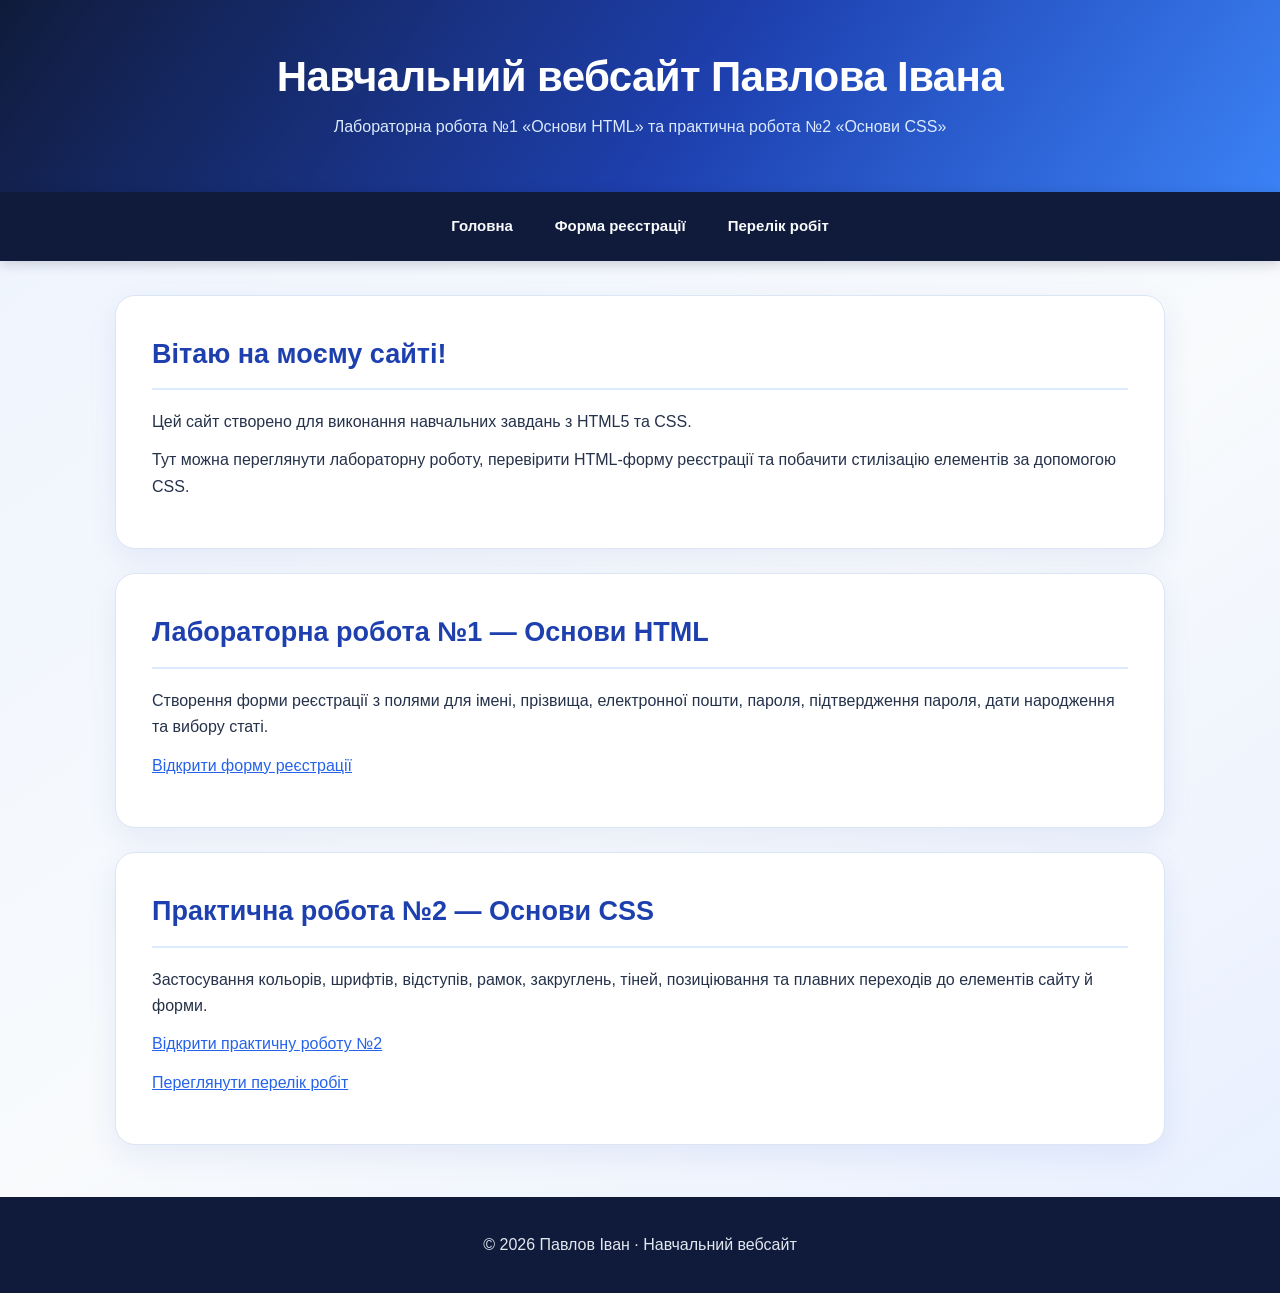
<file: index.html>
<!DOCTYPE html>
<html lang="uk">
<head>
    <meta charset="UTF-8">
    <meta name="viewport" content="width=device-width, initial-scale=1.0">
    <meta name="description" content="Навчальний сайт Павлова Івана: лабораторна робота №1 та практична робота №2 з HTML і CSS.">
    <title>Головна — Навчальні роботи Павлова Івана</title>
    <link rel="stylesheet" href="style.css">
</head>
<body>
    <header>
        <h1>Навчальний вебсайт Павлова Івана</h1>
        <p>Лабораторна робота №1 «Основи HTML» та практична робота №2 «Основи CSS»</p>
    </header>
    <nav aria-label="Головна навігація">
        <a href="index.html" aria-current="page">Головна</a>
        <a href="lab1.html">Форма реєстрації</a>
        <a href="practices.html">Перелік робіт</a>
    </nav>
    <main>
        <section>
            <h2>Вітаю на моєму сайті!</h2>
            <p>Цей сайт створено для виконання навчальних завдань з HTML5 та CSS.</p>
            <p>Тут можна переглянути лабораторну роботу, перевірити HTML-форму реєстрації та побачити стилізацію елементів за допомогою CSS.</p>
        </section>
        <section>
            <h2>Лабораторна робота №1 — Основи HTML</h2>
            <p>Створення форми реєстрації з полями для імені, прізвища, електронної пошти, пароля, підтвердження пароля, дати народження та вибору статі.</p>
            <p><a href="lab1.html">Відкрити форму реєстрації</a></p>
        </section>
        <section>
            <h2>Практична робота №2 — Основи CSS</h2>
            <p>Застосування кольорів, шрифтів, відступів, рамок, закруглень, тіней, позиціювання та плавних переходів до елементів сайту й форми.</p>
            <p><a href="practice2.html">Відкрити практичну роботу №2</a></p>
            <p><a href="practices.html">Переглянути перелік робіт</a></p>
        </section>
    </main>
    <footer>
        <p>© 2026 Павлов Іван · Навчальний вебсайт</p>
    </footer>
</body>
</html>
</file>
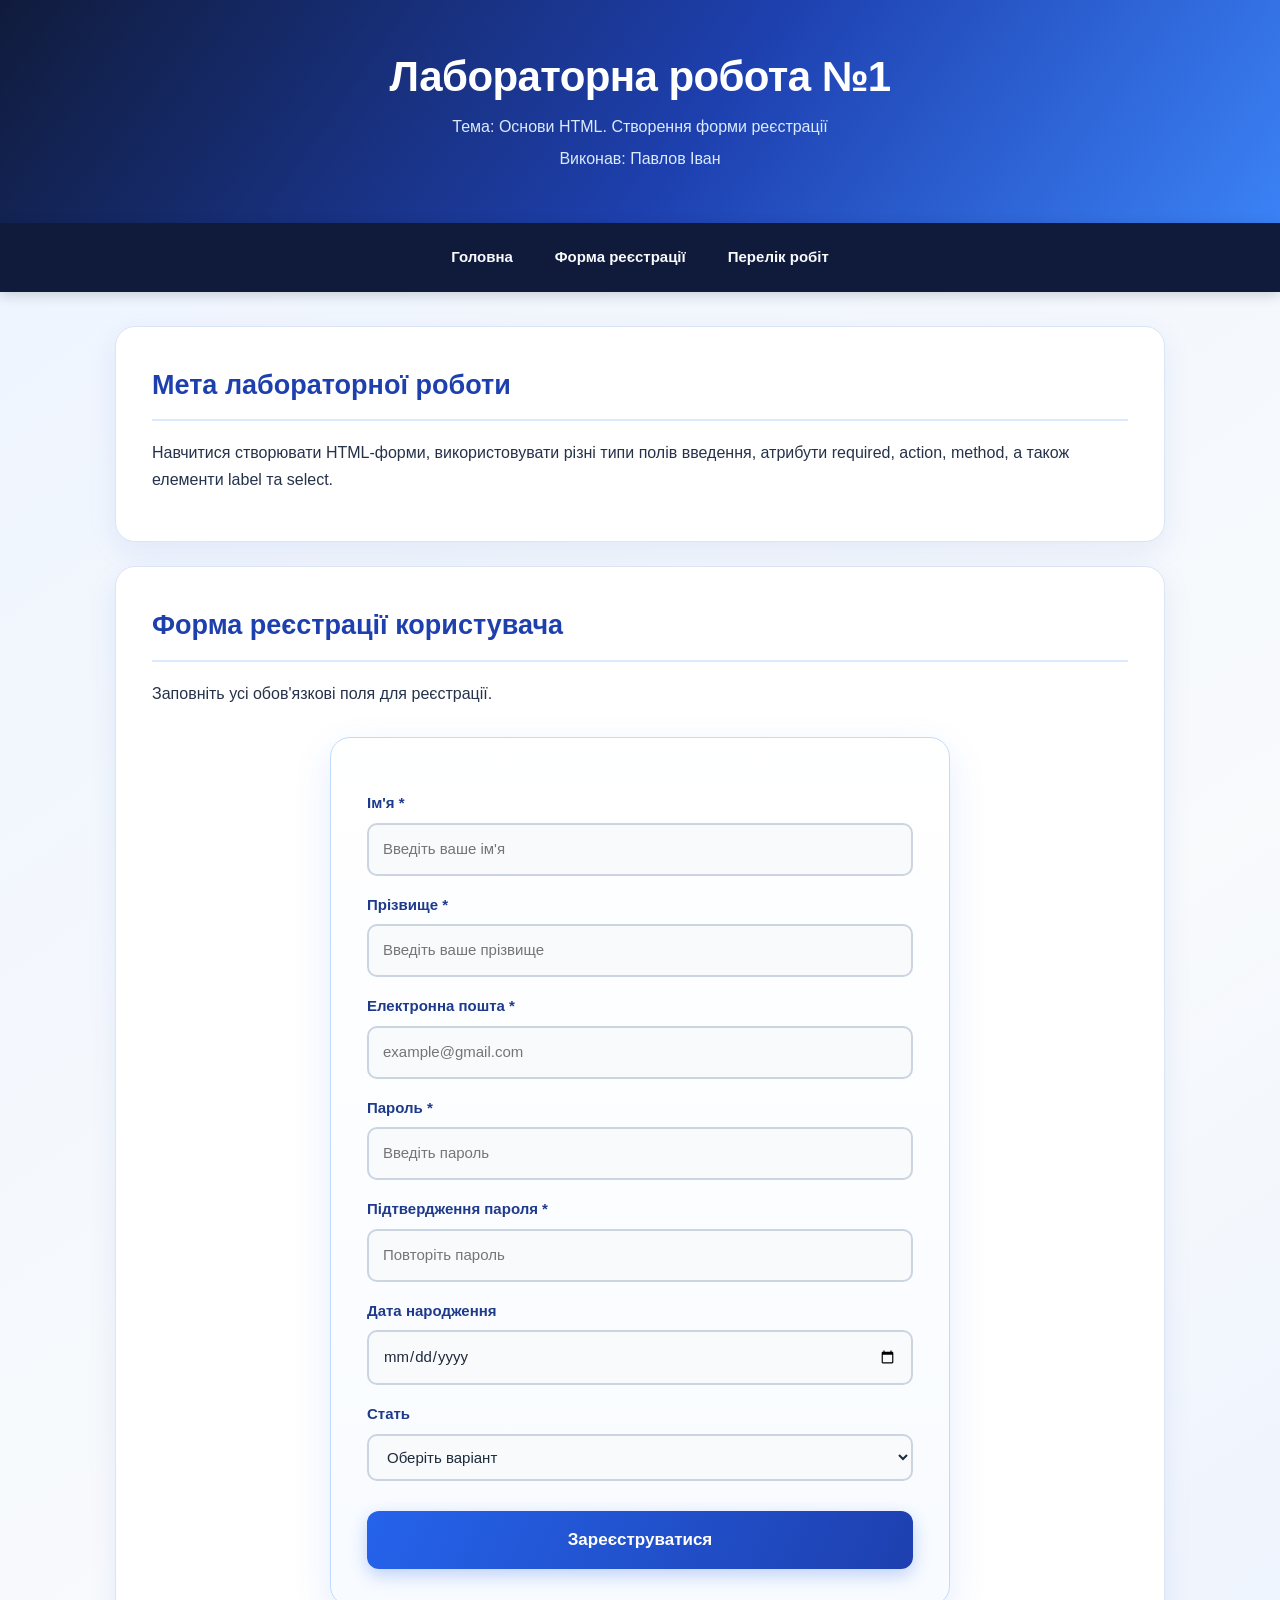
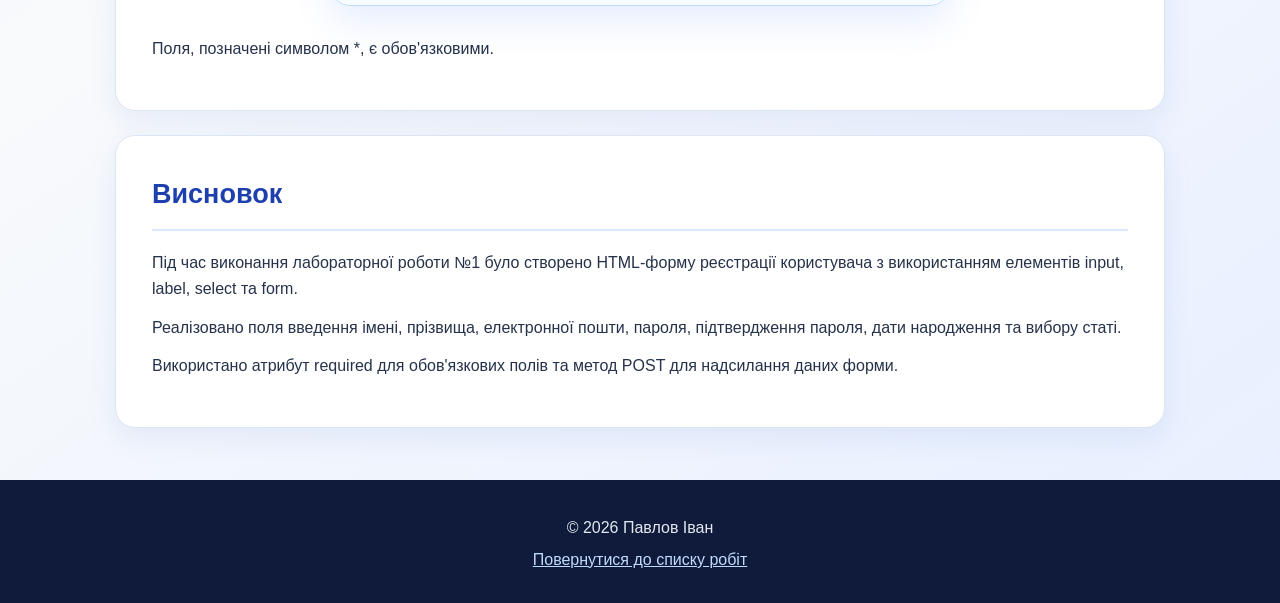
<file: lab1.html>
<!DOCTYPE html>
<html lang="uk">
<head>
    <meta charset="UTF-8">
    <meta name="viewport" content="width=device-width, initial-scale=1.0">
    <title>Лабораторна робота №1 — Основи HTML</title>
    <link rel="stylesheet" href="style.css">
</head>
<body>

<header>
    <h1>Лабораторна робота №1</h1>
    <p>Тема: Основи HTML. Створення форми реєстрації</p>
    <p>Виконав: Павлов Іван</p>
</header>

<nav aria-label="Головна навігація">
    <a href="index.html">Головна</a>
    <a href="lab1.html" aria-current="page">Форма реєстрації</a>
    <a href="practices.html">Перелік робіт</a>
</nav>

<main>

    <section>
        <h2>Мета лабораторної роботи</h2>
        <p>
            Навчитися створювати HTML-форми,
            використовувати різні типи полів введення,
            атрибути required, action, method,
            а також елементи label та select.
        </p>
    </section>

    <section>
        <h2>Форма реєстрації користувача</h2>
        <p>Заповніть усі обов'язкові поля для реєстрації.</p>


    <form class="registration-form"
      action="https://webhook.site/aa9c3389-f1fa-4dfe-8501-5acec12805a3"
      method="POST">


            <label for="first-name">Ім'я *</label>
            <input
                type="text"
                id="first-name"
                name="first_name"
                placeholder="Введіть ваше ім'я"
                required
            >

            <label for="last-name">Прізвище *</label>
            <input
                type="text"
                id="last-name"
                name="last_name"
                placeholder="Введіть ваше прізвище"
                required
            >

            <label for="email">Електронна пошта *</label>
            <input
                type="email"
                id="email"
                name="email"
                placeholder="example@gmail.com"
                required
            >

            <label for="password">Пароль *</label>
            <input
                type="password"
                id="password"
                name="password"
                placeholder="Введіть пароль"
                required
            >

            <label for="confirm-password">
                Підтвердження пароля *
            </label>
            <input
                type="password"
                id="confirm-password"
                name="confirm_password"
                placeholder="Повторіть пароль"
                required
            >

            <label for="birth-date">Дата народження</label>
            <input
                type="date"
                id="birth-date"
                name="birth_date"
            >

            <label for="gender">Стать</label>
            <select id="gender" name="gender">
                <option value="">Оберіть варіант</option>
                <option value="male">Чоловіча</option>
                <option value="female">Жіноча</option>
                <option value="other">Інше</option>
                <option value="no_answer">
                    Не хочу вказувати
                </option>
            </select>

            <input type="submit" value="Зареєструватися">

        </form>

        <p>
            Поля, позначені символом *, є обов'язковими.
        </p>
    </section>

    <section>
        <h2>Висновок</h2>
        <p>
            Під час виконання лабораторної роботи №1
            було створено HTML-форму реєстрації
            користувача з використанням елементів
            input, label, select та form.
        </p>
        <p>
            Реалізовано поля введення імені, прізвища,
            електронної пошти, пароля, підтвердження
            пароля, дати народження та вибору статі.
        </p>
        <p>
            Використано атрибут required для
            обов'язкових полів та метод POST
            для надсилання даних форми.
        </p>
    </section>

</main>

<footer>
    <p>© 2026 Павлов Іван</p>
    <a href="practices.html">
        Повернутися до списку робіт
    </a>
</footer>

</body>
</html>
</file>
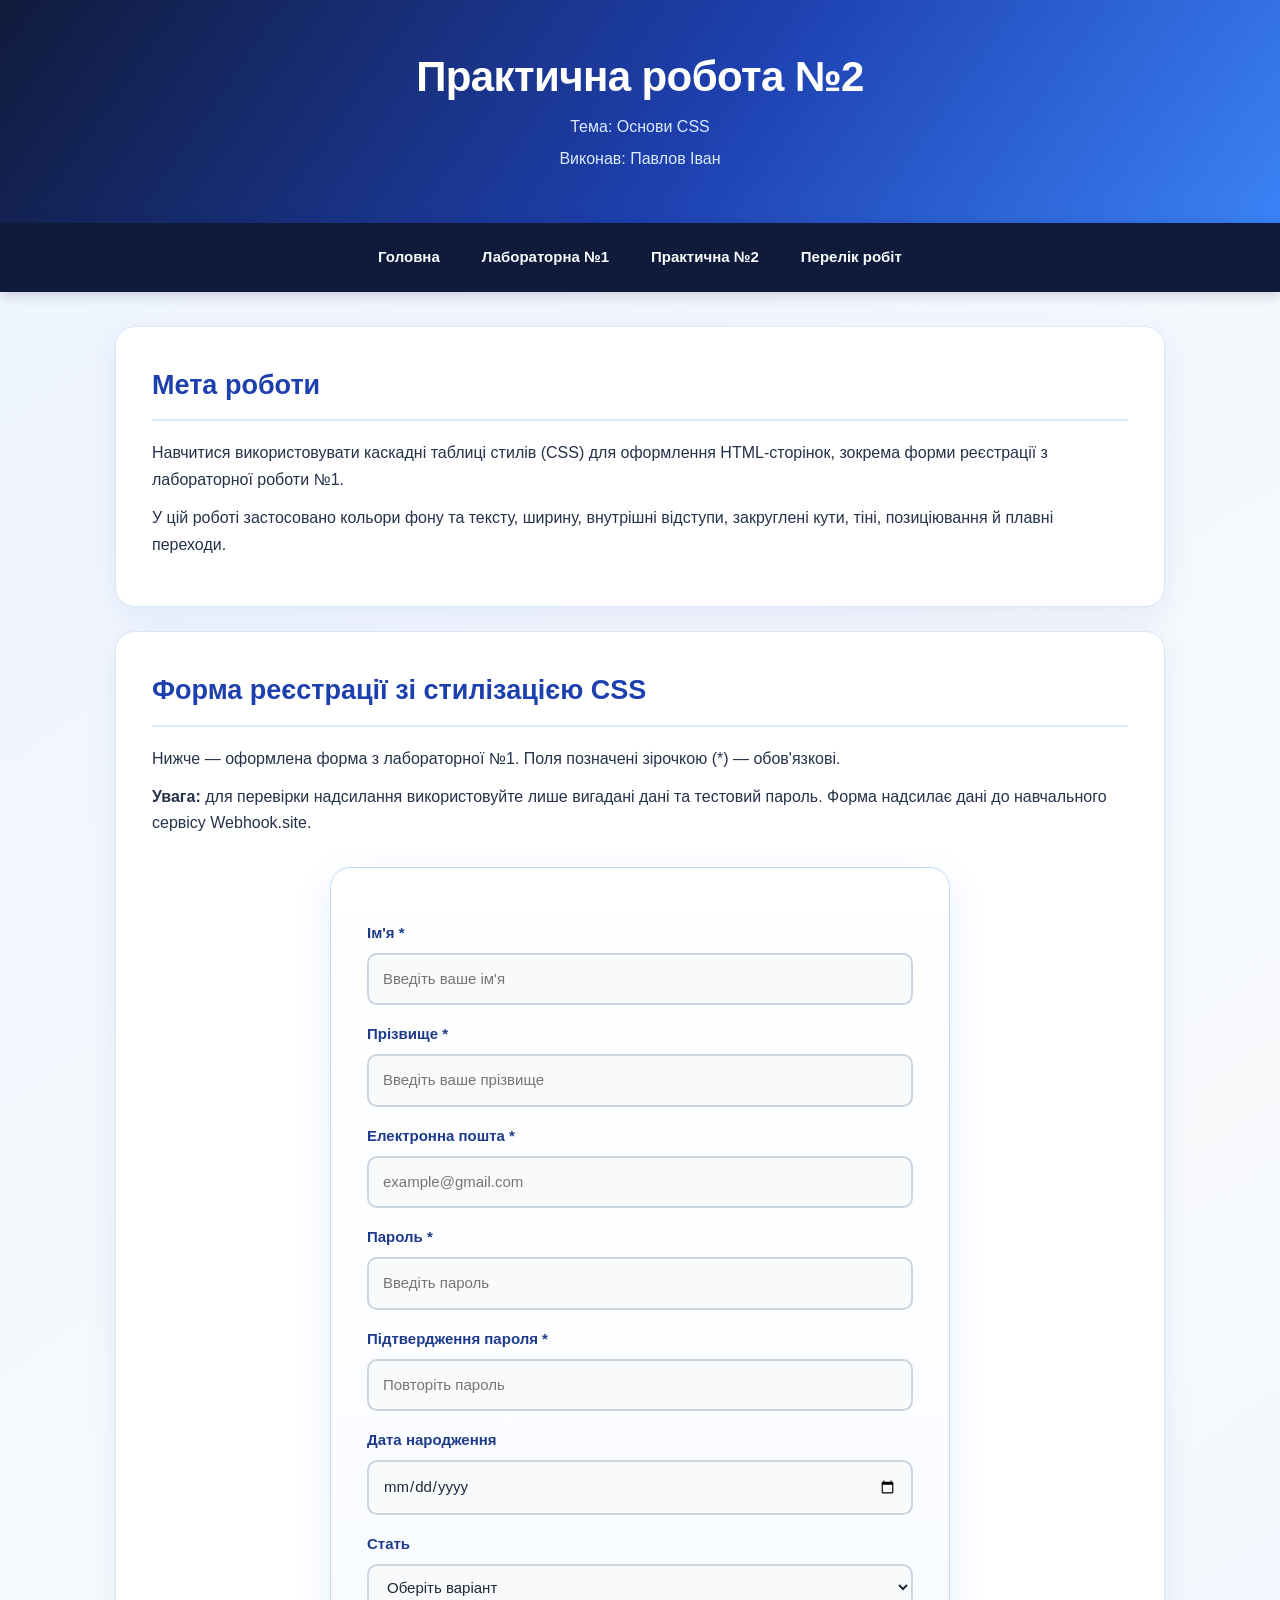
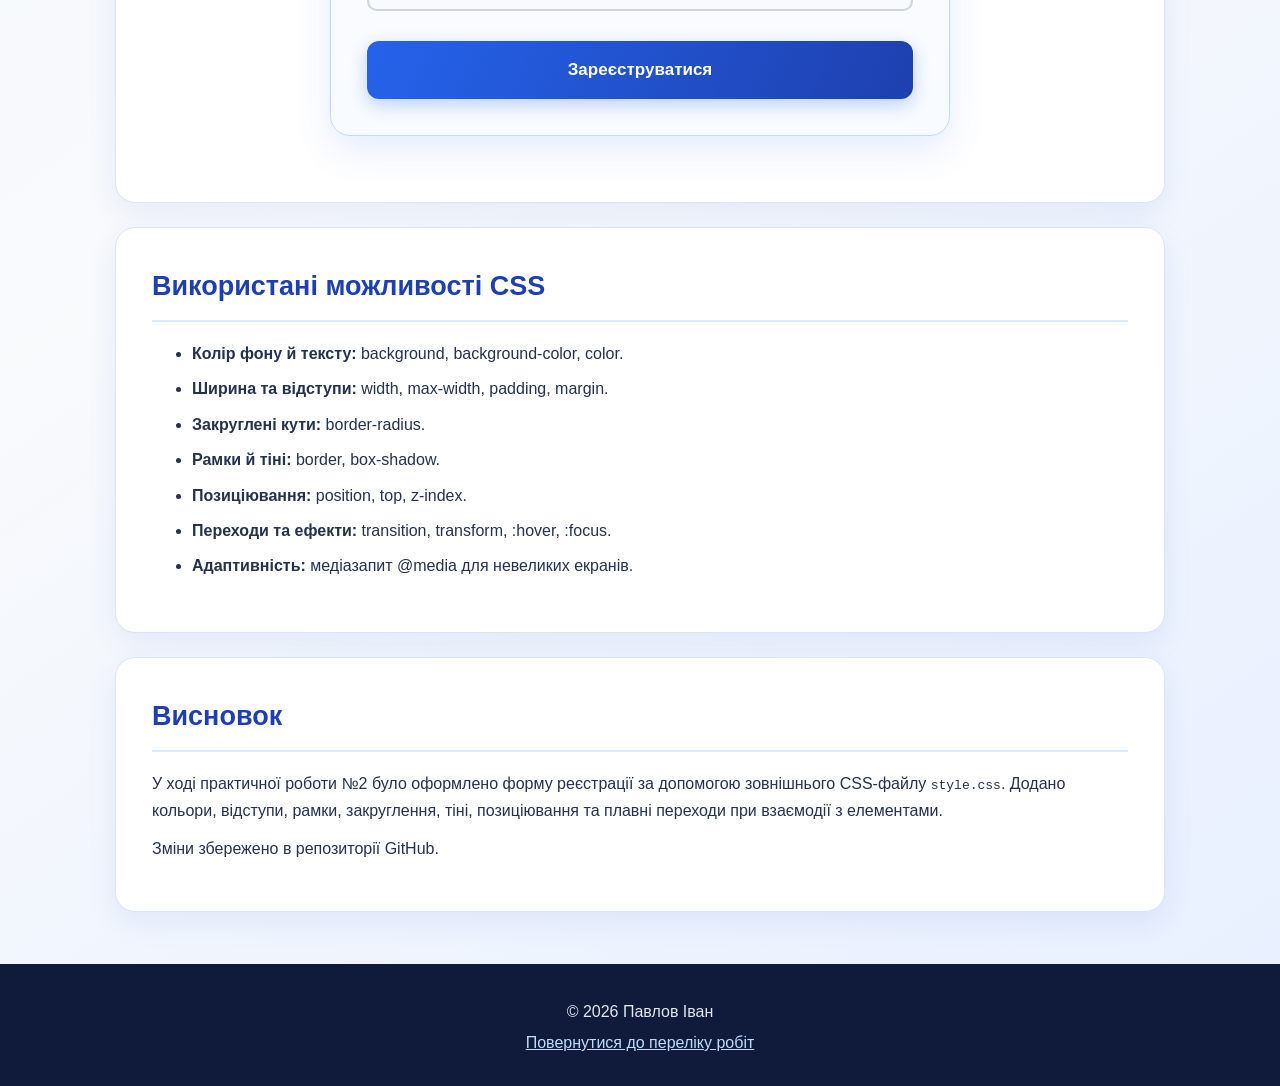
<file: practice2.html>
<!DOCTYPE html>
<html lang="uk">
<head>
    <meta charset="UTF-8">
    <meta name="viewport" content="width=device-width, initial-scale=1.0">
    <meta name="description" content="Практична робота №2 — Основи CSS. Стилізація форми реєстрації.">
    <title>Практична робота №2 — Основи CSS</title>
    <link rel="stylesheet" href="style.css">
</head>
<body>
    <header>
        <h1>Практична робота №2</h1>
        <p>Тема: Основи CSS</p>
        <p>Виконав: Павлов Іван</p>
    </header>

    <nav aria-label="Головна навігація">
        <a href="index.html">Головна</a>
        <a href="lab1.html">Лабораторна №1</a>
        <a href="practice2.html" aria-current="page">Практична №2</a>
        <a href="practices.html">Перелік робіт</a>
    </nav>

    <main>
        <section>
            <h2>Мета роботи</h2>
            <p>Навчитися використовувати каскадні таблиці стилів (CSS) для оформлення HTML-сторінок, зокрема форми реєстрації з лабораторної роботи №1.</p>
            <p>У цій роботі застосовано кольори фону та тексту, ширину, внутрішні відступи, закруглені кути, тіні, позиціювання й плавні переходи.</p>
        </section>

        <section>
            <h2>Форма реєстрації зі стилізацією CSS</h2>
            <p>Нижче — оформлена форма з лабораторної №1. Поля позначені зірочкою (*) — обов'язкові.</p>
            <p><strong>Увага:</strong> для перевірки надсилання використовуйте лише вигадані дані та тестовий пароль. Форма надсилає дані до навчального сервісу Webhook.site.</p>

            <form class="registration-form"
      action="https://webhook.site/aa9c3389-f1fa-4dfe-8501-5acec12805a3"
      method="POST">


            <label for="first-name">Ім'я *</label>
            <input
                type="text"
                id="first-name"
                name="first_name"
                placeholder="Введіть ваше ім'я"
                required
            >

            <label for="last-name">Прізвище *</label>
            <input
                type="text"
                id="last-name"
                name="last_name"
                placeholder="Введіть ваше прізвище"
                required
            >

            <label for="email">Електронна пошта *</label>
            <input
                type="email"
                id="email"
                name="email"
                placeholder="example@gmail.com"
                required
            >

            <label for="password">Пароль *</label>
            <input
                type="password"
                id="password"
                name="password"
                placeholder="Введіть пароль"
                required
            >

            <label for="confirm-password">
                Підтвердження пароля *
            </label>
            <input
                type="password"
                id="confirm-password"
                name="confirm_password"
                placeholder="Повторіть пароль"
                required
            >

            <label for="birth-date">Дата народження</label>
            <input
                type="date"
                id="birth-date"
                name="birth_date"
            >

            <label for="gender">Стать</label>
            <select id="gender" name="gender">
                <option value="">Оберіть варіант</option>
                <option value="male">Чоловіча</option>
                <option value="female">Жіноча</option>
                <option value="other">Інше</option>
                <option value="no_answer">
                    Не хочу вказувати
                </option>
            </select>

            <input type="submit" value="Зареєструватися">

        </form>
        </section>

        <section>
            <h2>Використані можливості CSS</h2>
            <ul>
                <li><strong>Колір фону й тексту:</strong> background, background-color, color.</li>
                <li><strong>Ширина та відступи:</strong> width, max-width, padding, margin.</li>
                <li><strong>Закруглені кути:</strong> border-radius.</li>
                <li><strong>Рамки й тіні:</strong> border, box-shadow.</li>
                <li><strong>Позиціювання:</strong> position, top, z-index.</li>
                <li><strong>Переходи та ефекти:</strong> transition, transform, :hover, :focus.</li>
                <li><strong>Адаптивність:</strong> медіазапит @media для невеликих екранів.</li>
            </ul>
        </section>

        <section>
            <h2>Висновок</h2>
            <p>У ході практичної роботи №2 було оформлено форму реєстрації за допомогою зовнішнього CSS-файлу <code>style.css</code>. Додано кольори, відступи, рамки, закруглення, тіні, позиціювання та плавні переходи при взаємодії з елементами.</p>
            <p>Зміни збережено в репозиторії GitHub.</p>
        </section>
    </main>

    <footer>
        <p>© 2026 Павлов Іван</p>
        <a href="practices.html">Повернутися до переліку робіт</a>
    </footer>
</body>
</html>
</file>
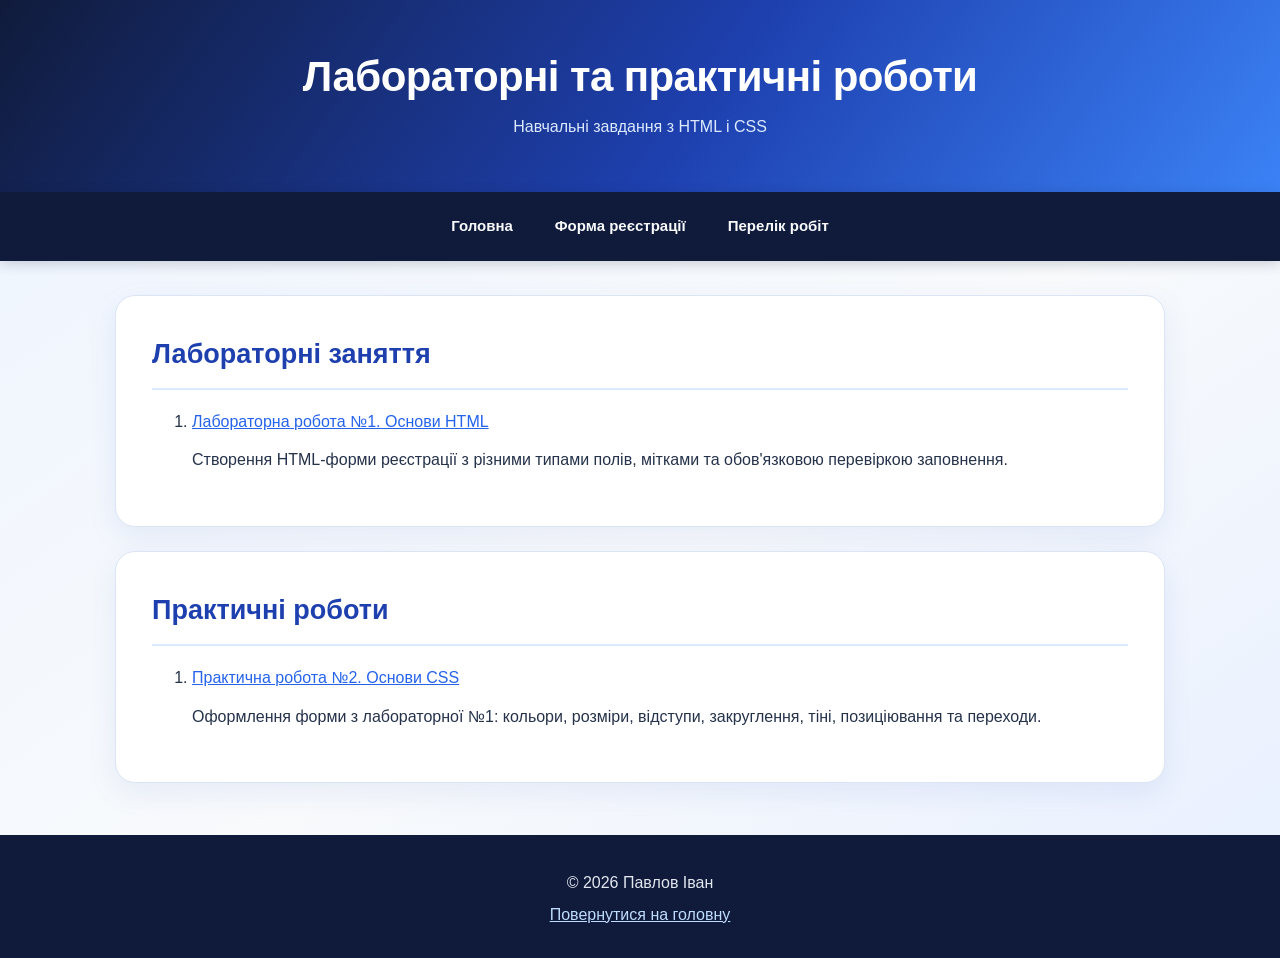
<file: practices.html>
<!DOCTYPE html>
<html lang="uk">
<head>
    <meta charset="UTF-8">
    <meta name="viewport" content="width=device-width, initial-scale=1.0">
    <title>Навчальні роботи — Павлов Іван</title>
    <link rel="stylesheet" href="style.css">
</head>
<body>
    <header>
        <h1>Лабораторні та практичні роботи</h1>
        <p>Навчальні завдання з HTML і CSS</p>
    </header>
    <nav aria-label="Головна навігація">
        <a href="index.html">Головна</a>
        <a href="lab1.html">Форма реєстрації</a>
        <a href="practices.html" aria-current="page">Перелік робіт</a>
    </nav>
    <main>
        <section id="labs">
            <h2>Лабораторні заняття</h2>
            <ol>
                <li>
                    <a href="lab1.html">Лабораторна робота №1. Основи HTML</a>
                    <p>Створення HTML-форми реєстрації з різними типами полів, мітками та обов'язковою перевіркою заповнення.</p>
                </li>
            </ol>
        </section>
        <section id="practices">
            <h2>Практичні роботи</h2>
            <ol>
                <li>
                    <a href="practice2.html">Практична робота №2. Основи CSS</a>
                    <p>Оформлення форми з лабораторної №1: кольори, розміри, відступи, закруглення, тіні, позиціювання та переходи.</p>
                </li>
            </ol>
        </section>
    </main>
    <footer>
        <p>© 2026 Павлов Іван</p>
        <a href="index.html">Повернутися на головну</a>
    </footer>
</body>
</html>
</file>
<file: style.css>
/* Практична робота №2 — Основи CSS.
   Виконав: Павлов Іван.
   Оформлення лабораторної роботи №1 та всього сайту. */

:root {
    --primary: #2563eb;
    --primary-dark: #1d4ed8;
    --navy: #0f172a;
    --text: #25324a;
    --muted: #64748b;
    --border: #dbe5f3;
    --surface: #ffffff;
}

* {
    box-sizing: border-box;
}

html {
    scroll-behavior: smooth;
}

body {
    margin: 0;
    min-height: 100vh;
    font-family: Arial, Helvetica, sans-serif;
    line-height: 1.65;
    color: var(--text);
    background: linear-gradient(145deg, #edf4ff 0%, #f8fafc 55%, #e7efff 100%);
}

/* Заголовок: кольори, відступи, тінь */
header {
    position: relative;
    padding: 52px 24px 46px;
    color: #ffffff;
    text-align: center;
    background: linear-gradient(125deg, #101b3b 0%, #1e40af 55%, #3b82f6 100%);
    box-shadow: 0 8px 24px rgba(15, 23, 42, 0.15);
}

header h1 {
    margin: 0 0 12px;
    font-size: clamp(28px, 4vw, 42px);
    line-height: 1.2;
    letter-spacing: -0.6px;
}

header p {
    max-width: 800px;
    margin: 5px auto;
    color: #dbeafe;
    font-size: 16px;
}

/* Навігація: flexbox, позиціювання та hover */
nav {
    position: sticky;
    top: 0;
    z-index: 10;
    display: flex;
    justify-content: center;
    flex-wrap: wrap;
    gap: 10px;
    padding: 13px 18px;
    background: #101b3b;
    box-shadow: 0 3px 12px rgba(15, 23, 42, 0.18);
}

nav a {
    display: inline-block;
    padding: 9px 16px;
    border-radius: 9px;
    color: #f8fafc;
    font-size: 15px;
    font-weight: 600;
    text-decoration: none;
    transition: background-color 0.25s ease, transform 0.25s ease;
}

nav a:hover,
nav a:focus-visible {
    background: #2563eb;
    color: white;
    transform: translateY(-2px);
}

main {
    width: min(100% - 36px, 1050px);
    margin: 34px auto 52px;
}

/* Картки розділів: рамка, закруглення та тіні */
section {
    margin-bottom: 24px;
    padding: clamp(22px, 3.5vw, 36px);
    border: 1px solid var(--border);
    border-radius: 20px;
    background: var(--surface);
    box-shadow: 0 10px 30px rgba(30, 64, 175, 0.08);
    transition: box-shadow 0.3s ease, transform 0.3s ease;
}

section:hover {
    box-shadow: 0 16px 36px rgba(30, 64, 175, 0.13);
}

section h2 {
    margin: 0 0 19px;
    padding-bottom: 12px;
    border-bottom: 2px solid #dbeafe;
    color: #1e40af;
    font-size: clamp(22px, 2.5vw, 27px);
}

section p {
    margin: 12px 0;
}

a {
    color: var(--primary);
}

a:hover {
    color: var(--primary-dark);
}

li {
    margin: 9px 0;
}

/* Форма з лабораторної №1:
   фон, колір, ширина, padding, border, radius, shadow, position */
.registration-form {
    position: relative;
    width: 100%;
    max-width: 620px;
    margin: 30px auto;
    padding: 36px;
    border: 1px solid #bfdbfe;
    border-radius: 20px;
    background: linear-gradient(180deg, #ffffff, #f8fbff);
    color: var(--text);
    box-shadow: 0 14px 38px rgba(37, 99, 235, 0.12);
    transition: box-shadow 0.3s ease, transform 0.3s ease;
}

.registration-form:hover {
    box-shadow: 0 20px 46px rgba(37, 99, 235, 0.2);
    transform: translateY(-3px);
}

.registration-form label {
    display: block;
    margin: 17px 0 7px;
    color: #1e3a8a;
    font-size: 15px;
    font-weight: 700;
}

.registration-form input:not([type="submit"]),
.registration-form select {
    display: block;
    width: 100%;
    min-height: 47px;
    padding: 12px 14px;
    border: 2px solid #cbd5e1;
    border-radius: 10px;
    outline: none;
    background: #f8fafc;
    color: #1e293b;
    font: inherit;
    font-size: 15px;
    transition: border-color 0.25s ease, background-color 0.25s ease, box-shadow 0.25s ease;
}

.registration-form input:not([type="submit"]):focus,
.registration-form select:focus {
    border-color: var(--primary);
    background: #ffffff;
    box-shadow: 0 0 0 4px rgba(37, 99, 235, 0.12);
}

.registration-form input[type="submit"] {
    display: block;
    width: 100%;
    margin-top: 30px;
    padding: 15px 20px;
    border: none;
    border-radius: 12px;
    background: linear-gradient(115deg, #2563eb, #1e40af);
    color: #ffffff;
    font: inherit;
    font-size: 17px;
    font-weight: 700;
    cursor: pointer;
    box-shadow: 0 6px 18px rgba(37, 99, 235, 0.28);
    transition: transform 0.25s ease, box-shadow 0.25s ease, filter 0.25s ease;
}

.registration-form input[type="submit"]:hover {
    transform: translateY(-3px);
    filter: brightness(1.1);
    box-shadow: 0 12px 22px rgba(37, 99, 235, 0.35);
}

.registration-form input[type="submit"]:active {
    transform: scale(0.98);
}

footer {
    padding: 30px 20px;
    background: #101b3b;
    color: #e2e8f0;
    text-align: center;
}

footer p {
    margin: 5px 0;
}

footer a {
    color: #bfdbfe;
}

footer a:hover {
    color: #ffffff;
}

/* Адаптивність для телефонів */
@media (max-width: 600px) {
    header {
        padding: 35px 16px;
    }

    nav {
        position: static;
        gap: 5px;
        padding: 12px;
    }

    nav a {
        padding: 8px 10px;
        font-size: 14px;
    }

    main {
        width: calc(100% - 24px);
        margin-top: 18px;
    }

    section {
        border-radius: 14px;
    }

    .registration-form {
        padding: 20px;
        margin: 20px auto;
        border-radius: 14px;
    }
}

@media (prefers-reduced-motion: reduce) {
    *, *::before, *::after {
        scroll-behavior: auto !important;
        transition-duration: 0.01ms !important;
        animation-duration: 0.01ms !important;
    }
}
</file>
